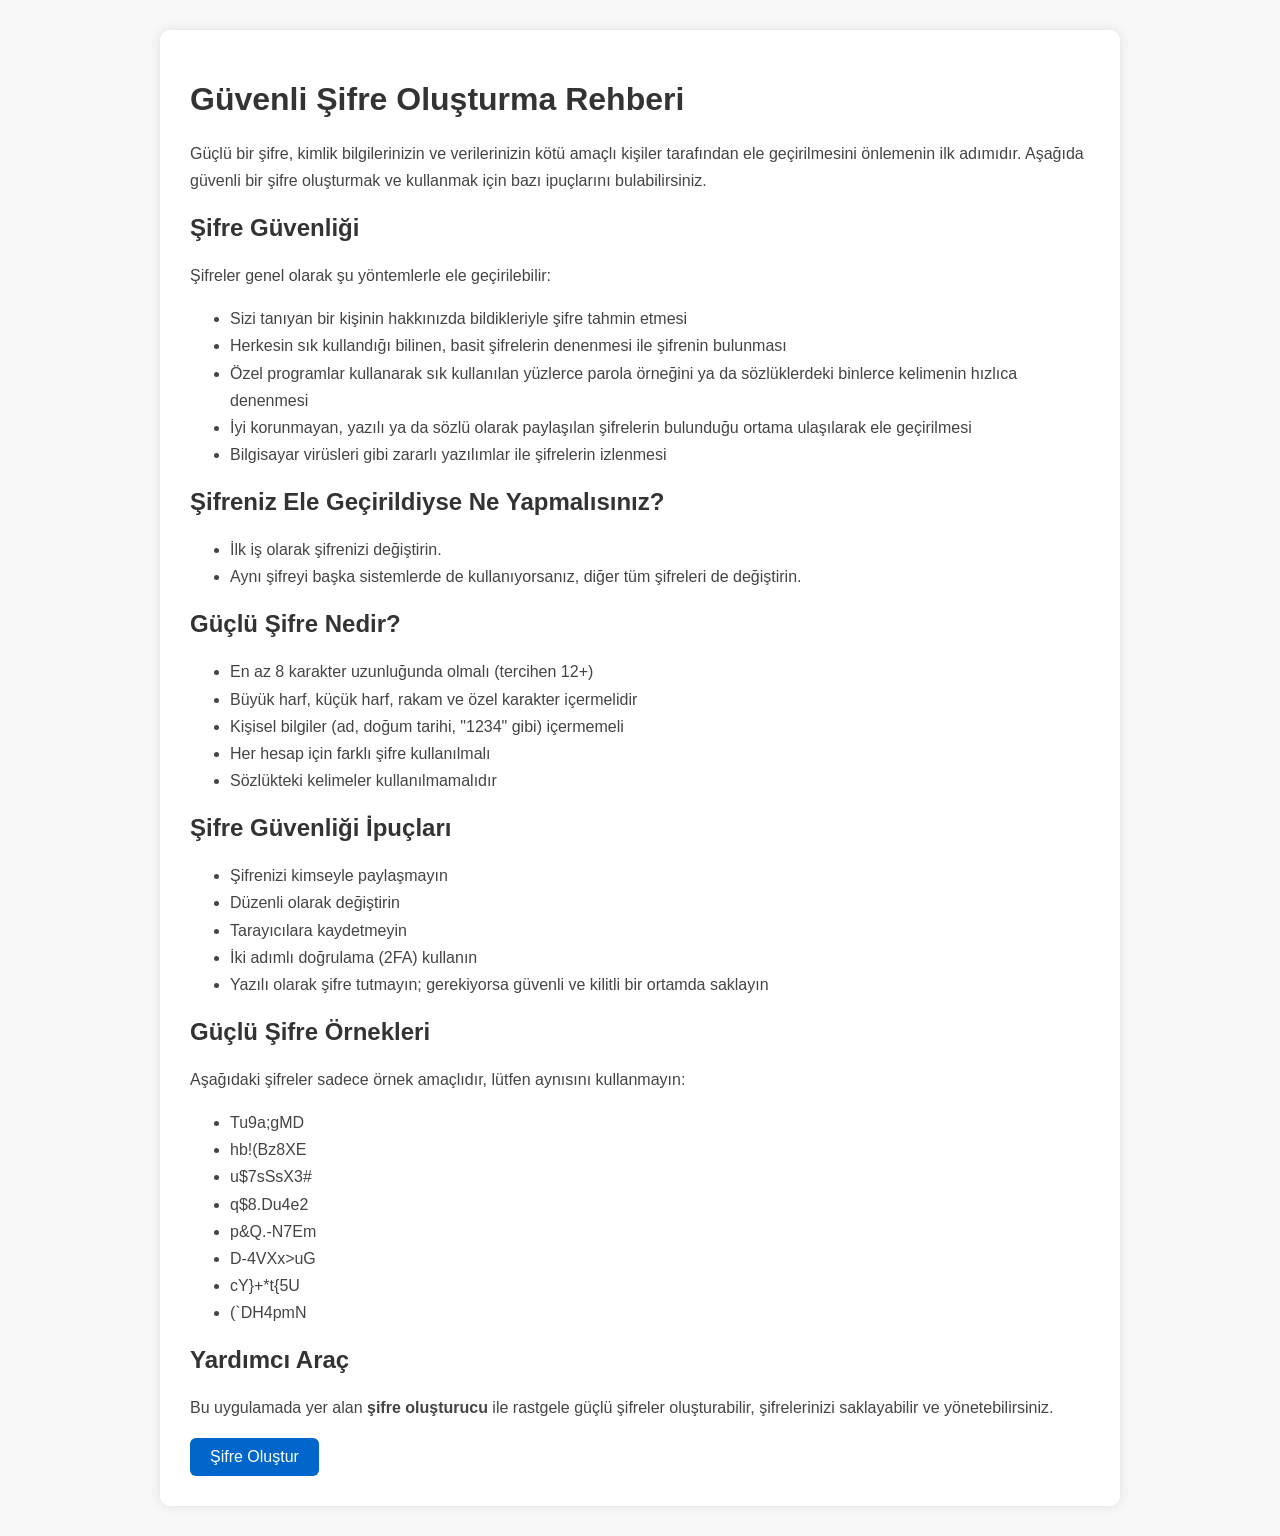
<file: sifreolusturucu/templates/home.html>
<!DOCTYPE html>
<html lang="tr">
<head>
    <meta charset="UTF-8">
    <title>Şifre Güvenliği Bilgilendirme</title>
    <style>
        body {
            font-family: Arial, sans-serif;
            background-color: #f8f8f8;
            margin: 0;
            padding: 30px;
            
        }

        .container {
            max-width: 900px;
            margin: auto;
            background-color: #fff;
            padding: 30px;
            border-radius: 10px;
            box-shadow: 0 0 12px rgba(0, 0, 0, 0.1);
        }

        h1, h2 {
            color: #333;
        }

        p, li {
            color: #444;
            line-height: 1.7;
        }

        button {
            background-color: #0066cc;
            color: white;
            border: none;
            padding: 10px 20px;
            border-radius: 6px;
            font-size: 16px;
            cursor: pointer;
        }

        button:hover {
            background-color: #004999;
        }
    </style>
</head>
<body>

<div class="container">
    <h1>Güvenli Şifre Oluşturma Rehberi</h1>

    <p>Güçlü bir şifre, kimlik bilgilerinizin ve verilerinizin kötü amaçlı kişiler tarafından ele geçirilmesini önlemenin ilk adımıdır. Aşağıda güvenli bir şifre oluşturmak ve kullanmak için bazı ipuçlarını bulabilirsiniz.</p>

    <h2>Şifre Güvenliği</h2>
    <p>Şifreler genel olarak şu yöntemlerle ele geçirilebilir:</p>
    <ul>
        <li>Sizi tanıyan bir kişinin hakkınızda bildikleriyle şifre tahmin etmesi</li>
        <li>Herkesin sık kullandığı bilinen, basit şifrelerin denenmesi ile şifrenin bulunması</li>
        <li>Özel programlar kullanarak sık kullanılan yüzlerce parola örneğini ya da sözlüklerdeki binlerce kelimenin hızlıca denenmesi</li>
        <li>İyi korunmayan, yazılı ya da sözlü olarak paylaşılan şifrelerin bulunduğu ortama ulaşılarak ele geçirilmesi</li>
        <li>Bilgisayar virüsleri gibi zararlı yazılımlar ile şifrelerin izlenmesi</li>
    </ul>

    <h2>Şifreniz Ele Geçirildiyse Ne Yapmalısınız?</h2>
    <ul>
        <li>İlk iş olarak şifrenizi değiştirin.</li>
        <li>Aynı şifreyi başka sistemlerde de kullanıyorsanız, diğer tüm şifreleri de değiştirin.</li>
    </ul>

    <h2>Güçlü Şifre Nedir?</h2>
    <ul>
        <li>En az 8 karakter uzunluğunda olmalı (tercihen 12+)</li>
        <li>Büyük harf, küçük harf, rakam ve özel karakter içermelidir</li>
        <li>Kişisel bilgiler (ad, doğum tarihi, "1234" gibi) içermemeli</li>
        <li>Her hesap için farklı şifre kullanılmalı</li>
        <li>Sözlükteki kelimeler kullanılmamalıdır</li>
    </ul>

    <h2>Şifre Güvenliği İpuçları</h2>
    <ul>
        <li>Şifrenizi kimseyle paylaşmayın</li>
        <li>Düzenli olarak değiştirin</li>
        <li>Tarayıcılara kaydetmeyin</li>
        <li>İki adımlı doğrulama (2FA) kullanın</li>
        <li>Yazılı olarak şifre tutmayın; gerekiyorsa güvenli ve kilitli bir ortamda saklayın</li>
    </ul>

    <h2>Güçlü Şifre Örnekleri</h2>
    <p>Aşağıdaki şifreler sadece örnek amaçlıdır, lütfen aynısını kullanmayın:</p>
    <ul>
        <li>Tu9a;gMD</li>
        <li>hb!(Bz8XE</li>
        <li>u$7sSsX3#</li>
        <li>q$8.Du4e2</li>
        <li>p&amp;Q.-N7Em</li>
        <li>D-4VXx&gt;uG</li>
        <li>cY}+*t{5U</li>
        <li>(`DH4pmN</li>
    </ul>

    <h2>Yardımcı Araç</h2>
    <p>Bu uygulamada yer alan <strong>şifre oluşturucu</strong> ile rastgele güçlü şifreler oluşturabilir, şifrelerinizi saklayabilir ve yönetebilirsiniz.</p>

    <a href="{{ url_for('index') }}">
        <button>Şifre Oluştur</button>
    </a>
</div>

</body>
</html>
</file>
